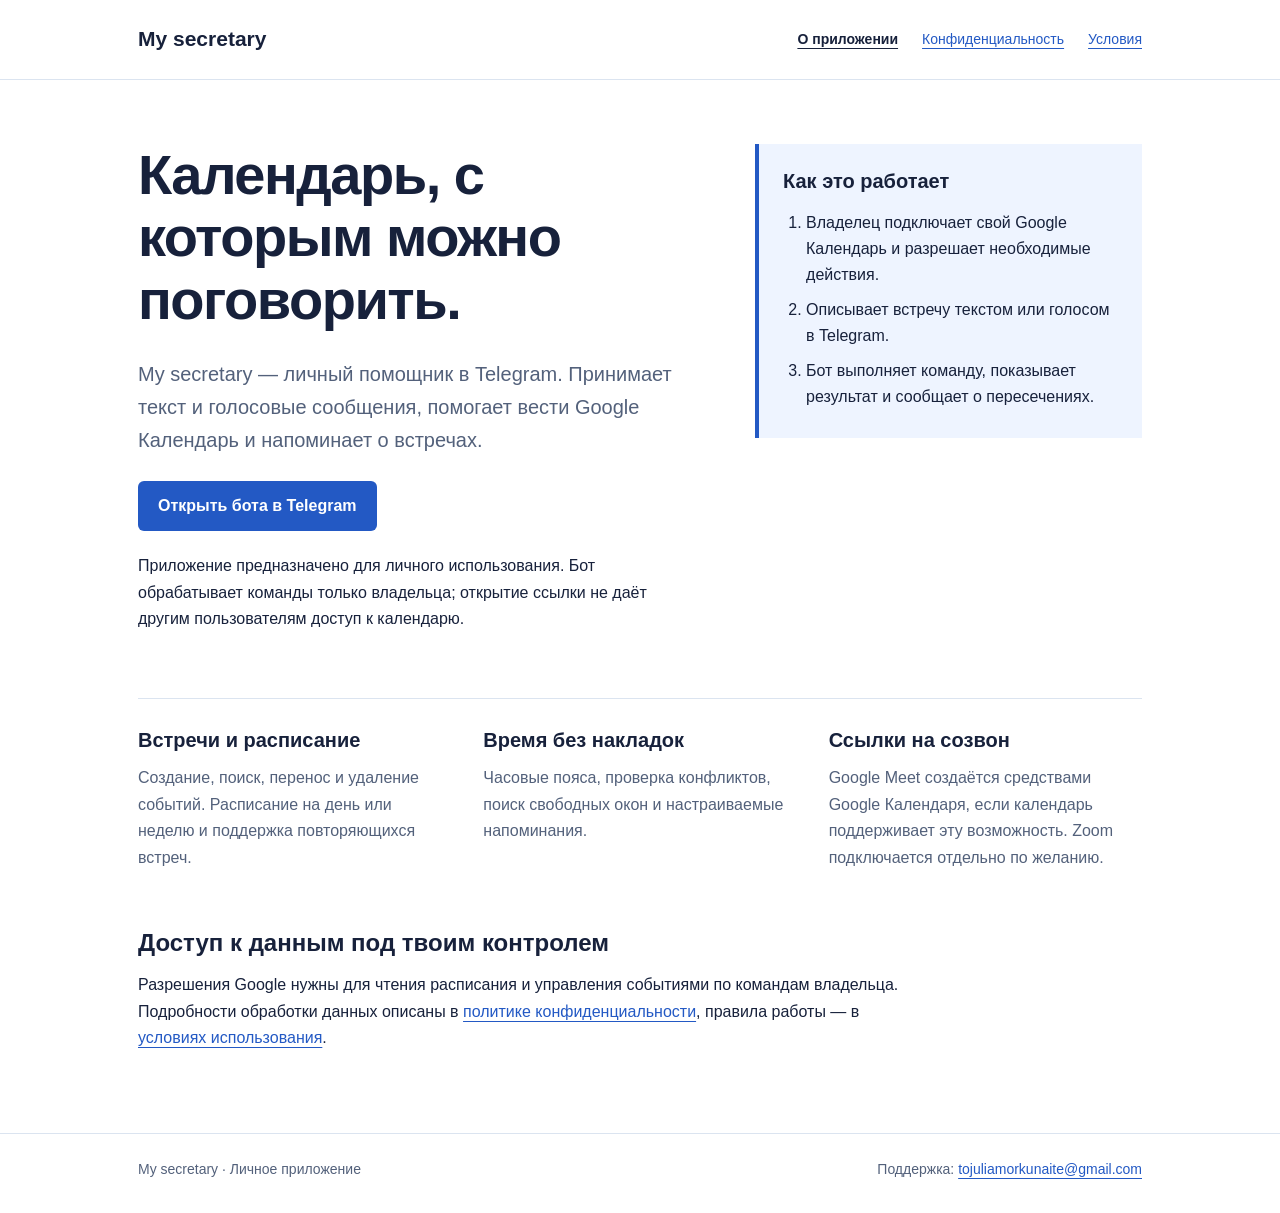
<file: index.html>
<!doctype html>
<html lang="ru">
<head>
<meta charset="utf-8">
<meta name="google-site-verification" content="LjCg6fgPcEtv-GL2eZQn25ilvjP_aN7tonu6Rweg7Fs" />
<meta name="viewport" content="width=device-width,initial-scale=1">
<title>Личный секретарь в Telegram | My secretary</title>
<meta name="description" content="Личный Telegram-помощник для Google Календаря: встречи, свободное время и напоминания.">
<link rel="stylesheet" href="styles.css">
<link rel="icon" href="data:,">
</head>
<body>
<a class="skip" href="#content">К содержимому</a>
<header><div class="wrap"><a class="brand" href="index.html">My secretary</a><nav aria-label="Разделы сайта"><a href="index.html" aria-current="page">О приложении</a><a href="privacy.html">Конфиденциальность</a><a href="terms.html">Условия</a></nav></div></header>
<main id="content" class="wrap"><div class="hero"><section><h1>Календарь, с которым можно поговорить.</h1><p class="lead">My secretary — личный помощник в Telegram. Принимает текст и голосовые сообщения, помогает вести Google Календарь и напоминает о встречах.</p><a class="button" href="https://t.me/Julia_secretary1_bot">Открыть бота в Telegram</a><p>Приложение предназначено для личного использования. Бот обрабатывает команды только владельца; открытие ссылки не даёт другим пользователям доступ к календарю.</p></section><aside class="note"><h2>Как это работает</h2><ol><li>Владелец подключает свой Google Календарь и разрешает необходимые действия.</li><li>Описывает встречу текстом или голосом в Telegram.</li><li>Бот выполняет команду, показывает результат и сообщает о пересечениях.</li></ol></aside></div><div class="features"><section><h2>Встречи и расписание</h2><p>Создание, поиск, перенос и удаление событий. Расписание на день или неделю и поддержка повторяющихся встреч.</p></section><section><h2>Время без накладок</h2><p>Часовые пояса, проверка конфликтов, поиск свободных окон и настраиваемые напоминания.</p></section><section><h2>Ссылки на созвон</h2><p>Google Meet создаётся средствами Google Календаря, если календарь поддерживает эту возможность. Zoom подключается отдельно по желанию.</p></section></div><section class="article"><h2>Доступ к данным под твоим контролем</h2><p>Разрешения Google нужны для чтения расписания и управления событиями по командам владельца. Подробности обработки данных описаны в <a href="privacy.html">политике конфиденциальности</a>, правила работы — в <a href="terms.html">условиях использования</a>.</p></section></main>
<footer><div class="wrap"><p>My secretary · Личное приложение</p><p>Поддержка: <a href="mailto:tojuliamorkunaite@gmail.com">tojuliamorkunaite@gmail.com</a></p></div></footer>
</body>
</html>
</file>
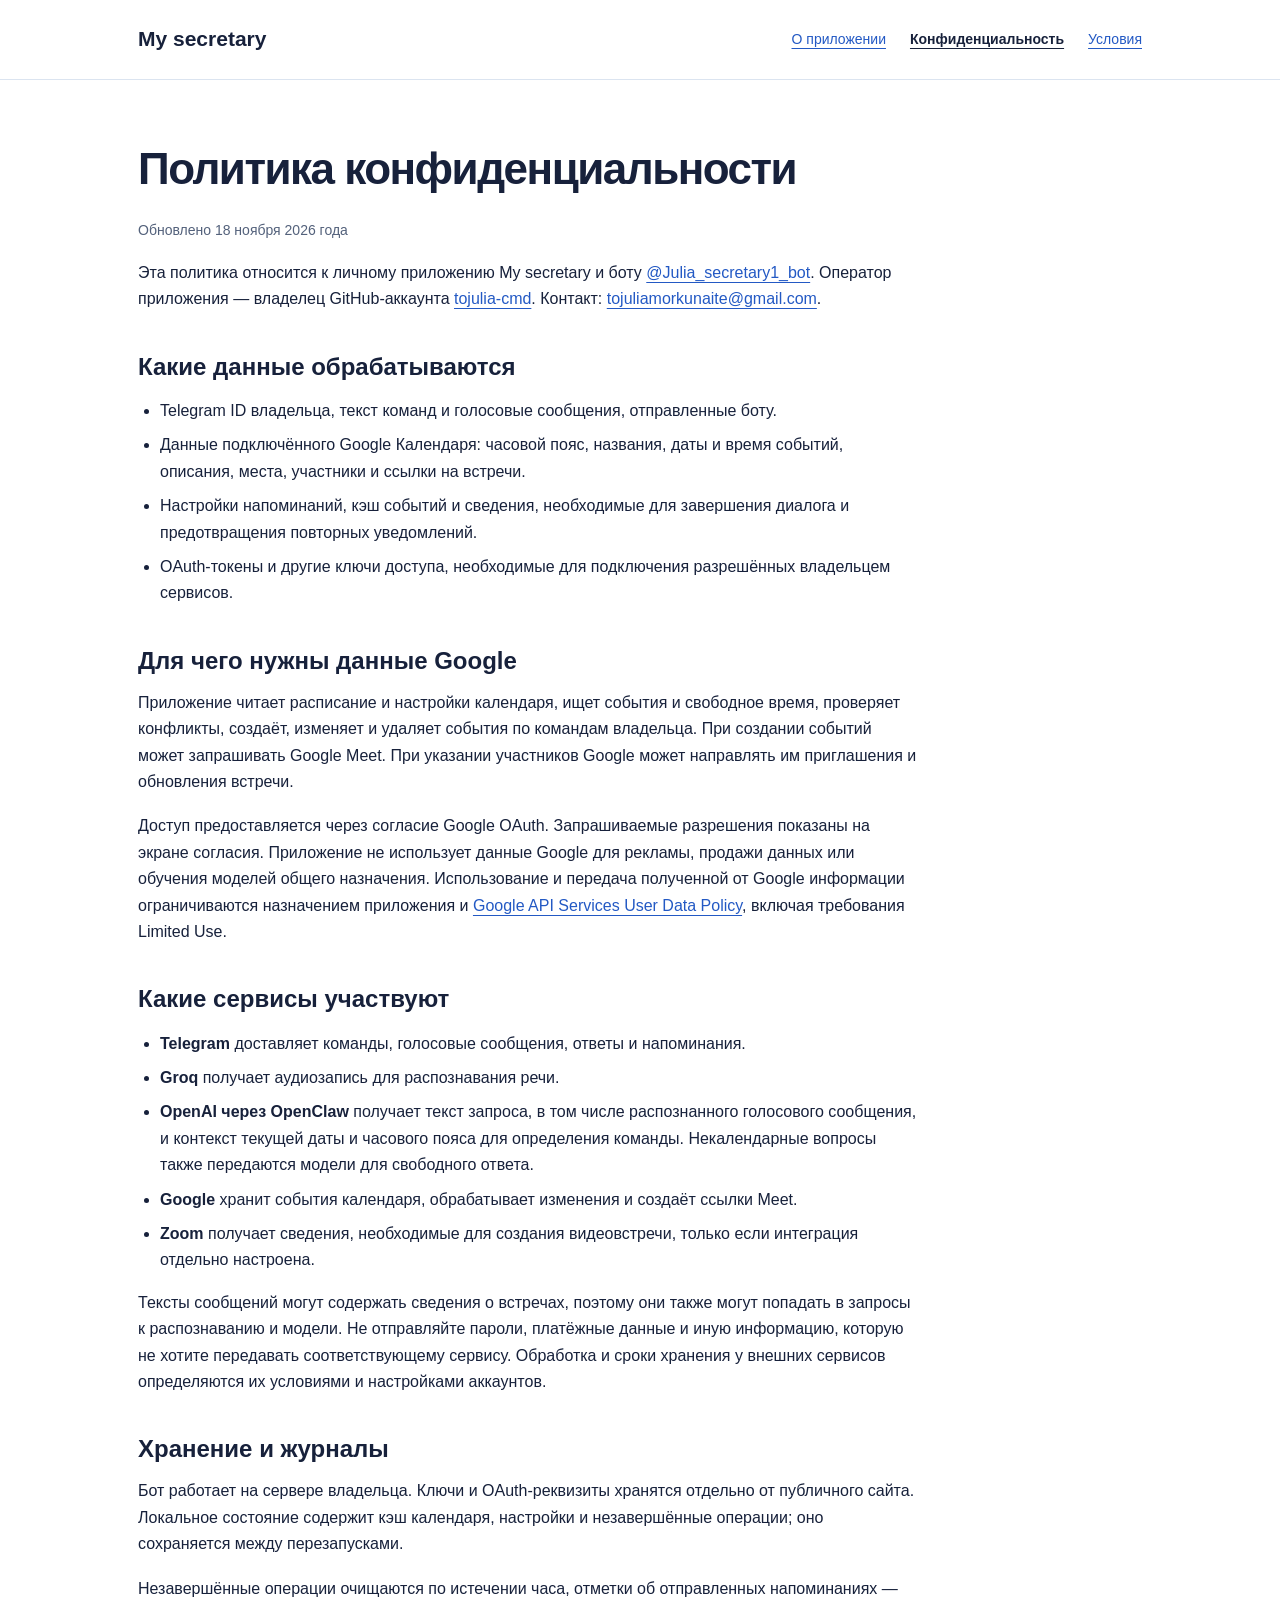
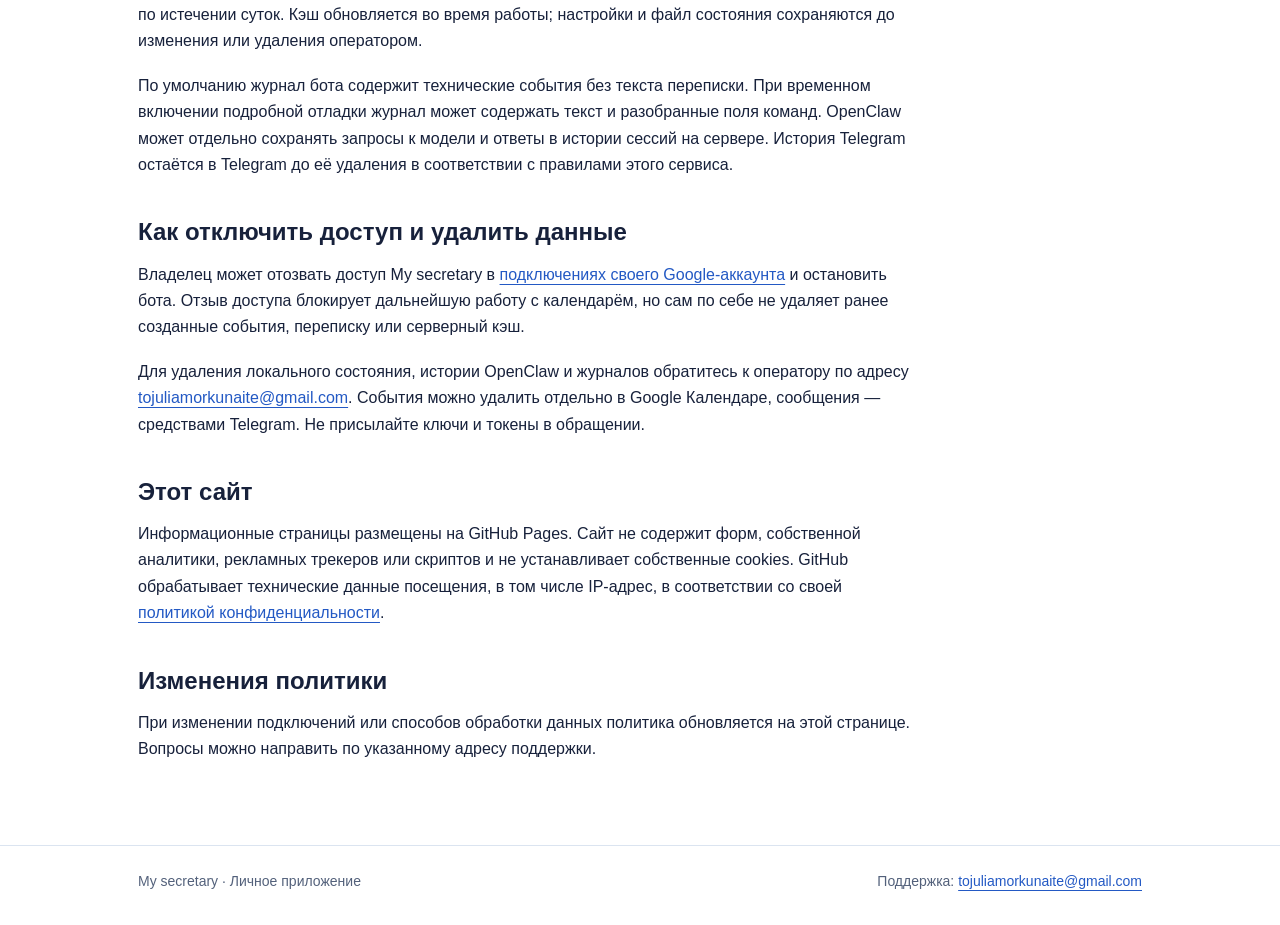
<file: privacy.html>
<!doctype html>
<html lang="ru">
<head>
<meta charset="utf-8">
<meta name="viewport" content="width=device-width,initial-scale=1">
<title>Политика конфиденциальности | My secretary</title>
<meta name="description" content="Как My secretary обрабатывает сообщения, голосовые записи и данные Google Календаря.">
<link rel="stylesheet" href="styles.css">
<link rel="icon" href="data:,">
</head>
<body>
<a class="skip" href="#content">К содержимому</a>
<header><div class="wrap"><a class="brand" href="index.html">My secretary</a><nav aria-label="Разделы сайта"><a href="index.html">О приложении</a><a href="privacy.html" aria-current="page">Конфиденциальность</a><a href="terms.html">Условия</a></nav></div></header>
<main id="content" class="wrap"><article class="article"><h1>Политика конфиденциальности</h1><p class="date">Обновлено 18 ноября 2026 года</p><p>Эта политика относится к личному приложению My secretary и боту <a href="https://t.me/Julia_secretary1_bot">@Julia_secretary1_bot</a>. Оператор приложения — владелец GitHub-аккаунта <a href="https://github.com/tojulia-cmd">tojulia-cmd</a>. Контакт: <a href="mailto:tojuliamorkunaite@gmail.com">tojuliamorkunaite@gmail.com</a>.</p><h2>Какие данные обрабатываются</h2><ul><li>Telegram ID владельца, текст команд и голосовые сообщения, отправленные боту.</li><li>Данные подключённого Google Календаря: часовой пояс, названия, даты и время событий, описания, места, участники и ссылки на встречи.</li><li>Настройки напоминаний, кэш событий и сведения, необходимые для завершения диалога и предотвращения повторных уведомлений.</li><li>OAuth-токены и другие ключи доступа, необходимые для подключения разрешённых владельцем сервисов.</li></ul><h2>Для чего нужны данные Google</h2><p>Приложение читает расписание и настройки календаря, ищет события и свободное время, проверяет конфликты, создаёт, изменяет и удаляет события по командам владельца. При создании событий может запрашивать Google Meet. При указании участников Google может направлять им приглашения и обновления встречи.</p><p>Доступ предоставляется через согласие Google OAuth. Запрашиваемые разрешения показаны на экране согласия. Приложение не использует данные Google для рекламы, продажи данных или обучения моделей общего назначения. Использование и передача полученной от Google информации ограничиваются назначением приложения и <a href="https://developers.google.com/terms/api-services-user-data-policy">Google API Services User Data Policy</a>, включая требования Limited Use.</p><h2>Какие сервисы участвуют</h2><ul><li><strong>Telegram</strong> доставляет команды, голосовые сообщения, ответы и напоминания.</li><li><strong>Groq</strong> получает аудиозапись для распознавания речи.</li><li><strong>OpenAI через OpenClaw</strong> получает текст запроса, в том числе распознанного голосового сообщения, и контекст текущей даты и часового пояса для определения команды. Некалендарные вопросы также передаются модели для свободного ответа.</li><li><strong>Google</strong> хранит события календаря, обрабатывает изменения и создаёт ссылки Meet.</li><li><strong>Zoom</strong> получает сведения, необходимые для создания видеовстречи, только если интеграция отдельно настроена.</li></ul><p>Тексты сообщений могут содержать сведения о встречах, поэтому они также могут попадать в запросы к распознаванию и модели. Не отправляйте пароли, платёжные данные и иную информацию, которую не хотите передавать соответствующему сервису. Обработка и сроки хранения у внешних сервисов определяются их условиями и настройками аккаунтов.</p><h2>Хранение и журналы</h2><p>Бот работает на сервере владельца. Ключи и OAuth-реквизиты хранятся отдельно от публичного сайта. Локальное состояние содержит кэш календаря, настройки и незавершённые операции; оно сохраняется между перезапусками.</p><p>Незавершённые операции очищаются по истечении часа, отметки об отправленных напоминаниях — по истечении суток. Кэш обновляется во время работы; настройки и файл состояния сохраняются до изменения или удаления оператором.</p><p>По умолчанию журнал бота содержит технические события без текста переписки. При временном включении подробной отладки журнал может содержать текст и разобранные поля команд. OpenClaw может отдельно сохранять запросы к модели и ответы в истории сессий на сервере. История Telegram остаётся в Telegram до её удаления в соответствии с правилами этого сервиса.</p><h2>Как отключить доступ и удалить данные</h2><p>Владелец может отозвать доступ My secretary в <a href="https://myaccount.google.com/connections">подключениях своего Google-аккаунта</a> и остановить бота. Отзыв доступа блокирует дальнейшую работу с календарём, но сам по себе не удаляет ранее созданные события, переписку или серверный кэш.</p><p>Для удаления локального состояния, истории OpenClaw и журналов обратитесь к оператору по адресу <a href="mailto:tojuliamorkunaite@gmail.com">tojuliamorkunaite@gmail.com</a>. События можно удалить отдельно в Google Календаре, сообщения — средствами Telegram. Не присылайте ключи и токены в обращении.</p><h2>Этот сайт</h2><p>Информационные страницы размещены на GitHub Pages. Сайт не содержит форм, собственной аналитики, рекламных трекеров или скриптов и не устанавливает собственные cookies. GitHub обрабатывает технические данные посещения, в том числе IP-адрес, в соответствии со своей <a href="https://docs.github.com/en/site-policy/privacy-policies/github-general-privacy-statement">политикой конфиденциальности</a>.</p><h2>Изменения политики</h2><p>При изменении подключений или способов обработки данных политика обновляется на этой странице. Вопросы можно направить по указанному адресу поддержки.</p></article></main>
<footer><div class="wrap"><p>My secretary · Личное приложение</p><p>Поддержка: <a href="mailto:tojuliamorkunaite@gmail.com">tojuliamorkunaite@gmail.com</a></p></div></footer>
</body>
</html>
</file>
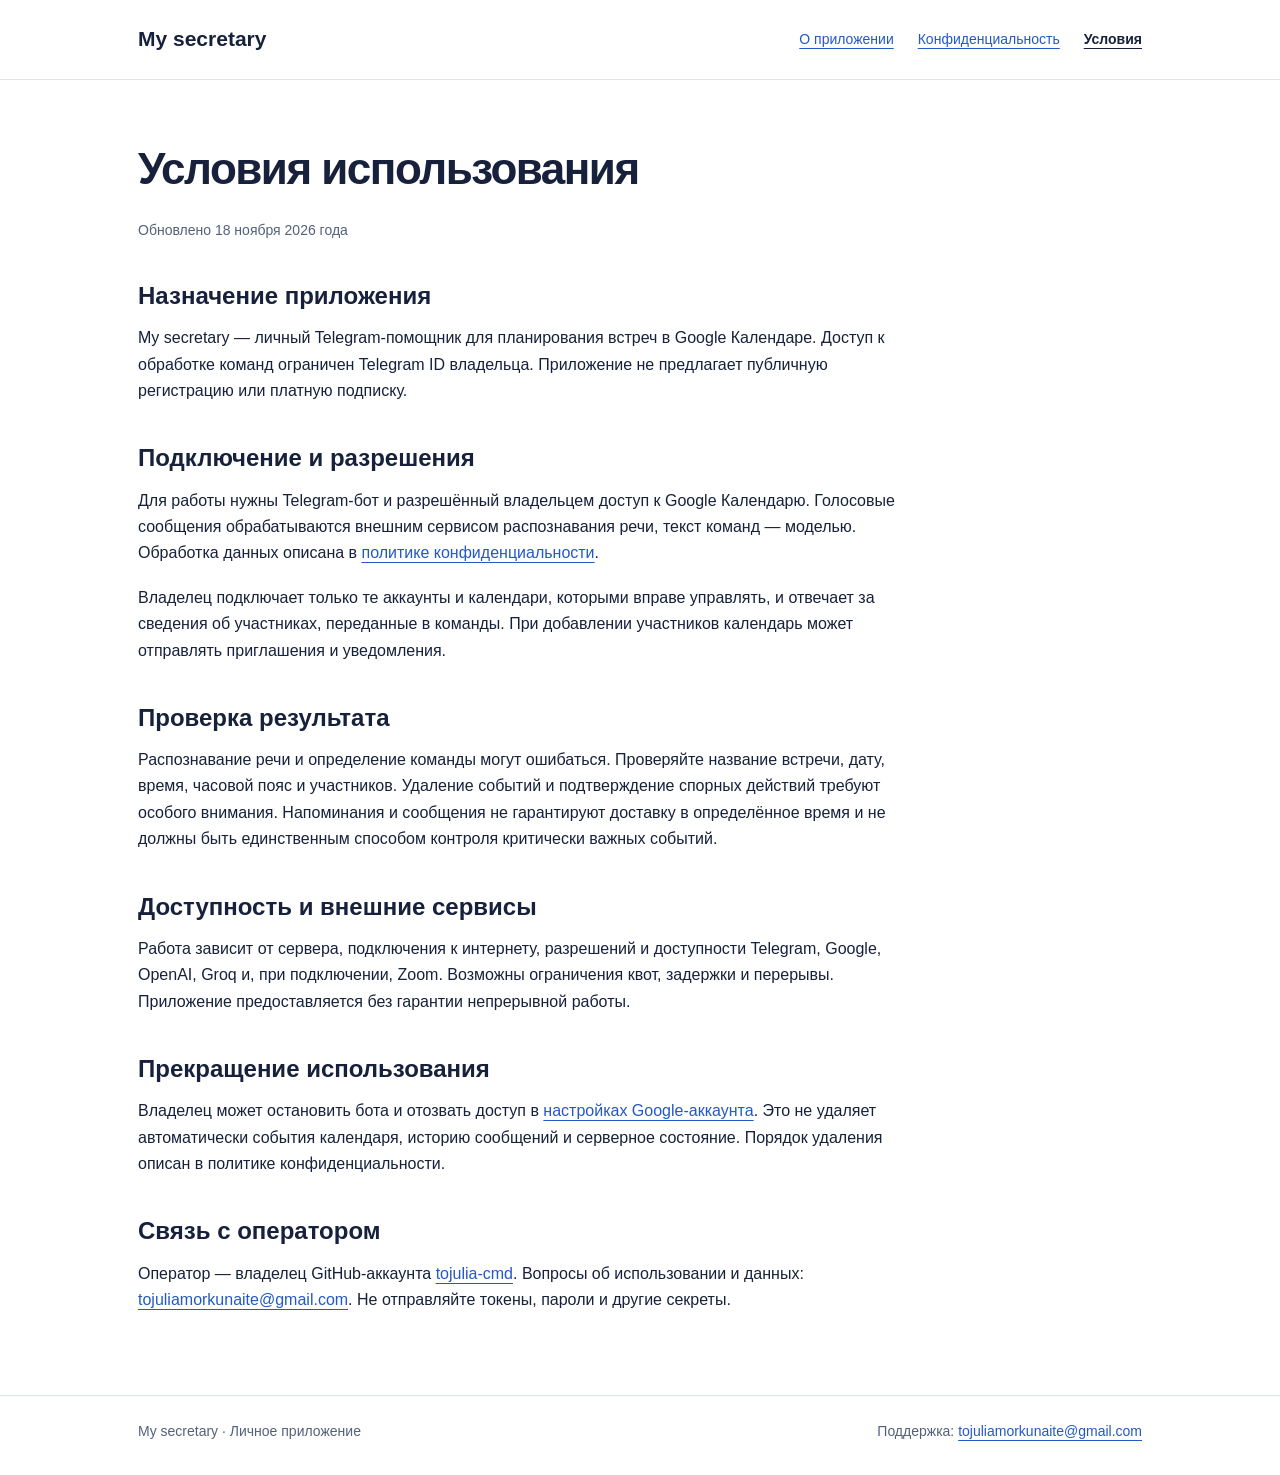
<file: terms.html>
<!doctype html>
<html lang="ru">
<head>
<meta charset="utf-8">
<meta name="viewport" content="width=device-width,initial-scale=1">
<title>Условия использования | My secretary</title>
<meta name="description" content="Правила личного использования My secretary и управления Google Календарём через Telegram.">
<link rel="stylesheet" href="styles.css">
<link rel="icon" href="data:,">
</head>
<body>
<a class="skip" href="#content">К содержимому</a>
<header><div class="wrap"><a class="brand" href="index.html">My secretary</a><nav aria-label="Разделы сайта"><a href="index.html">О приложении</a><a href="privacy.html">Конфиденциальность</a><a href="terms.html" aria-current="page">Условия</a></nav></div></header>
<main id="content" class="wrap"><article class="article"><h1>Условия использования</h1><p class="date">Обновлено 18 ноября 2026 года</p><h2>Назначение приложения</h2><p>My secretary — личный Telegram-помощник для планирования встреч в Google Календаре. Доступ к обработке команд ограничен Telegram ID владельца. Приложение не предлагает публичную регистрацию или платную подписку.</p><h2>Подключение и разрешения</h2><p>Для работы нужны Telegram-бот и разрешённый владельцем доступ к Google Календарю. Голосовые сообщения обрабатываются внешним сервисом распознавания речи, текст команд — моделью. Обработка данных описана в <a href="privacy.html">политике конфиденциальности</a>.</p><p>Владелец подключает только те аккаунты и календари, которыми вправе управлять, и отвечает за сведения об участниках, переданные в команды. При добавлении участников календарь может отправлять приглашения и уведомления.</p><h2>Проверка результата</h2><p>Распознавание речи и определение команды могут ошибаться. Проверяйте название встречи, дату, время, часовой пояс и участников. Удаление событий и подтверждение спорных действий требуют особого внимания. Напоминания и сообщения не гарантируют доставку в определённое время и не должны быть единственным способом контроля критически важных событий.</p><h2>Доступность и внешние сервисы</h2><p>Работа зависит от сервера, подключения к интернету, разрешений и доступности Telegram, Google, OpenAI, Groq и, при подключении, Zoom. Возможны ограничения квот, задержки и перерывы. Приложение предоставляется без гарантии непрерывной работы.</p><h2>Прекращение использования</h2><p>Владелец может остановить бота и отозвать доступ в <a href="https://myaccount.google.com/connections">настройках Google-аккаунта</a>. Это не удаляет автоматически события календаря, историю сообщений и серверное состояние. Порядок удаления описан в политике конфиденциальности.</p><h2>Связь с оператором</h2><p>Оператор — владелец GitHub-аккаунта <a href="https://github.com/tojulia-cmd">tojulia-cmd</a>. Вопросы об использовании и данных: <a href="mailto:tojuliamorkunaite@gmail.com">tojuliamorkunaite@gmail.com</a>. Не отправляйте токены, пароли и другие секреты.</p></article></main>
<footer><div class="wrap"><p>My secretary · Личное приложение</p><p>Поддержка: <a href="mailto:tojuliamorkunaite@gmail.com">tojuliamorkunaite@gmail.com</a></p></div></footer>
</body>
</html>
</file>
<file: styles.css>
:root{color-scheme:light;--ink:#17213b;--muted:#53617b;--blue:#2359c4;--pale:#eef4ff;--line:#dbe4f0}
*{box-sizing:border-box}html{font-family:"Segoe UI",Arial,sans-serif;color:var(--ink);background:#fff;line-height:1.65}body{margin:0}a{color:var(--blue);text-underline-offset:4px}a:focus-visible{outline:3px solid var(--blue);outline-offset:5px;border-radius:2px}.wrap{max-width:1060px;margin:auto;padding:0 28px}header{border-bottom:1px solid var(--line)}header .wrap{display:flex;justify-content:space-between;align-items:center;gap:24px;padding-top:22px;padding-bottom:22px}.brand{font-size:21px;font-weight:700;text-decoration:none;color:var(--ink)}nav{display:flex;flex-wrap:wrap;gap:12px 24px;font-size:14px}nav a[aria-current=page]{font-weight:700;color:var(--ink)}main.wrap{padding-top:64px;padding-bottom:64px}.hero{display:grid;grid-template-columns:1.45fr 1fr;gap:56px;align-items:start}h1{font-size:clamp(34px,5vw,56px);line-height:1.12;letter-spacing:-1.5px;font-weight:650;margin:0 0 26px}h2{font-size:24px;line-height:1.3;margin:38px 0 14px}p{margin:0 0 18px}.lead{font-size:20px;color:var(--muted);max-width:37em}.note{padding:24px;background:var(--pale);border-left:4px solid var(--blue)}.note h2{margin:0 0 12px;font-size:20px}.note ol{padding-left:23px;margin:0}.note li{padding:4px 0}.button{display:inline-block;background:var(--blue);color:#fff;padding:12px 20px;border-radius:6px;text-decoration:none;font-weight:600;margin:6px 0 22px}.features{display:grid;grid-template-columns:repeat(3,1fr);gap:32px;margin-top:48px;padding-top:28px;border-top:1px solid var(--line)}.features h2{margin:0 0 12px;font-size:20px}.features p{color:var(--muted)}.article{max-width:780px}.article h1{font-size:clamp(32px,4vw,44px)}.article ul{padding-left:22px}.article li{margin:8px 0}.date{color:var(--muted);font-size:14px}footer{border-top:1px solid var(--line);font-size:14px;color:var(--muted)}footer .wrap{padding-top:24px;padding-bottom:32px;display:flex;flex-wrap:wrap;justify-content:space-between;gap:12px 24px}footer p{margin:0}.skip{position:absolute;left:16px;top:-100px;background:#fff;padding:10px;z-index:1}.skip:focus{top:8px}@media(max-width:720px){header .wrap{align-items:flex-start;flex-direction:column;gap:12px}.wrap{padding-left:20px;padding-right:20px}main.wrap{padding-top:36px;padding-bottom:40px}.hero,.features{grid-template-columns:1fr;gap:24px}.features{margin-top:32px}.lead{font-size:18px}h1{letter-spacing:-.7px}.article h2{font-size:22px}}
</file>
